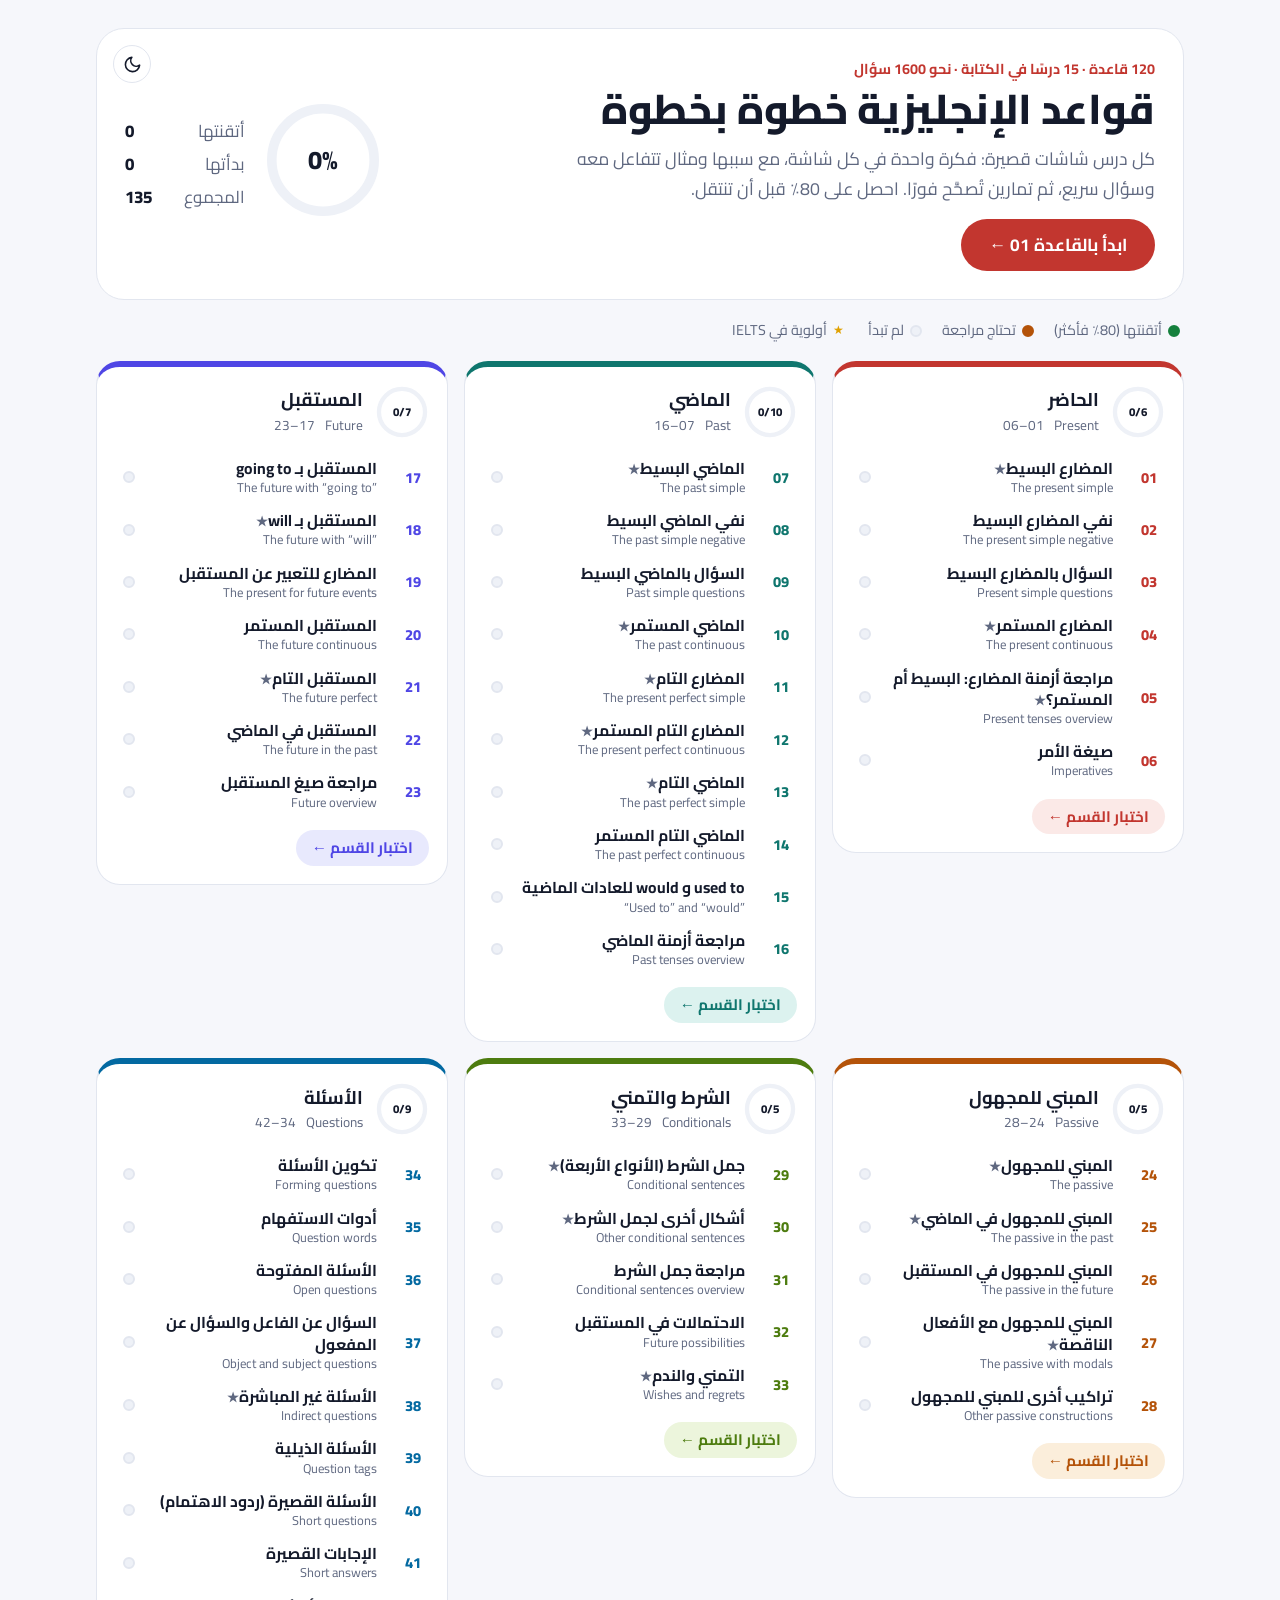
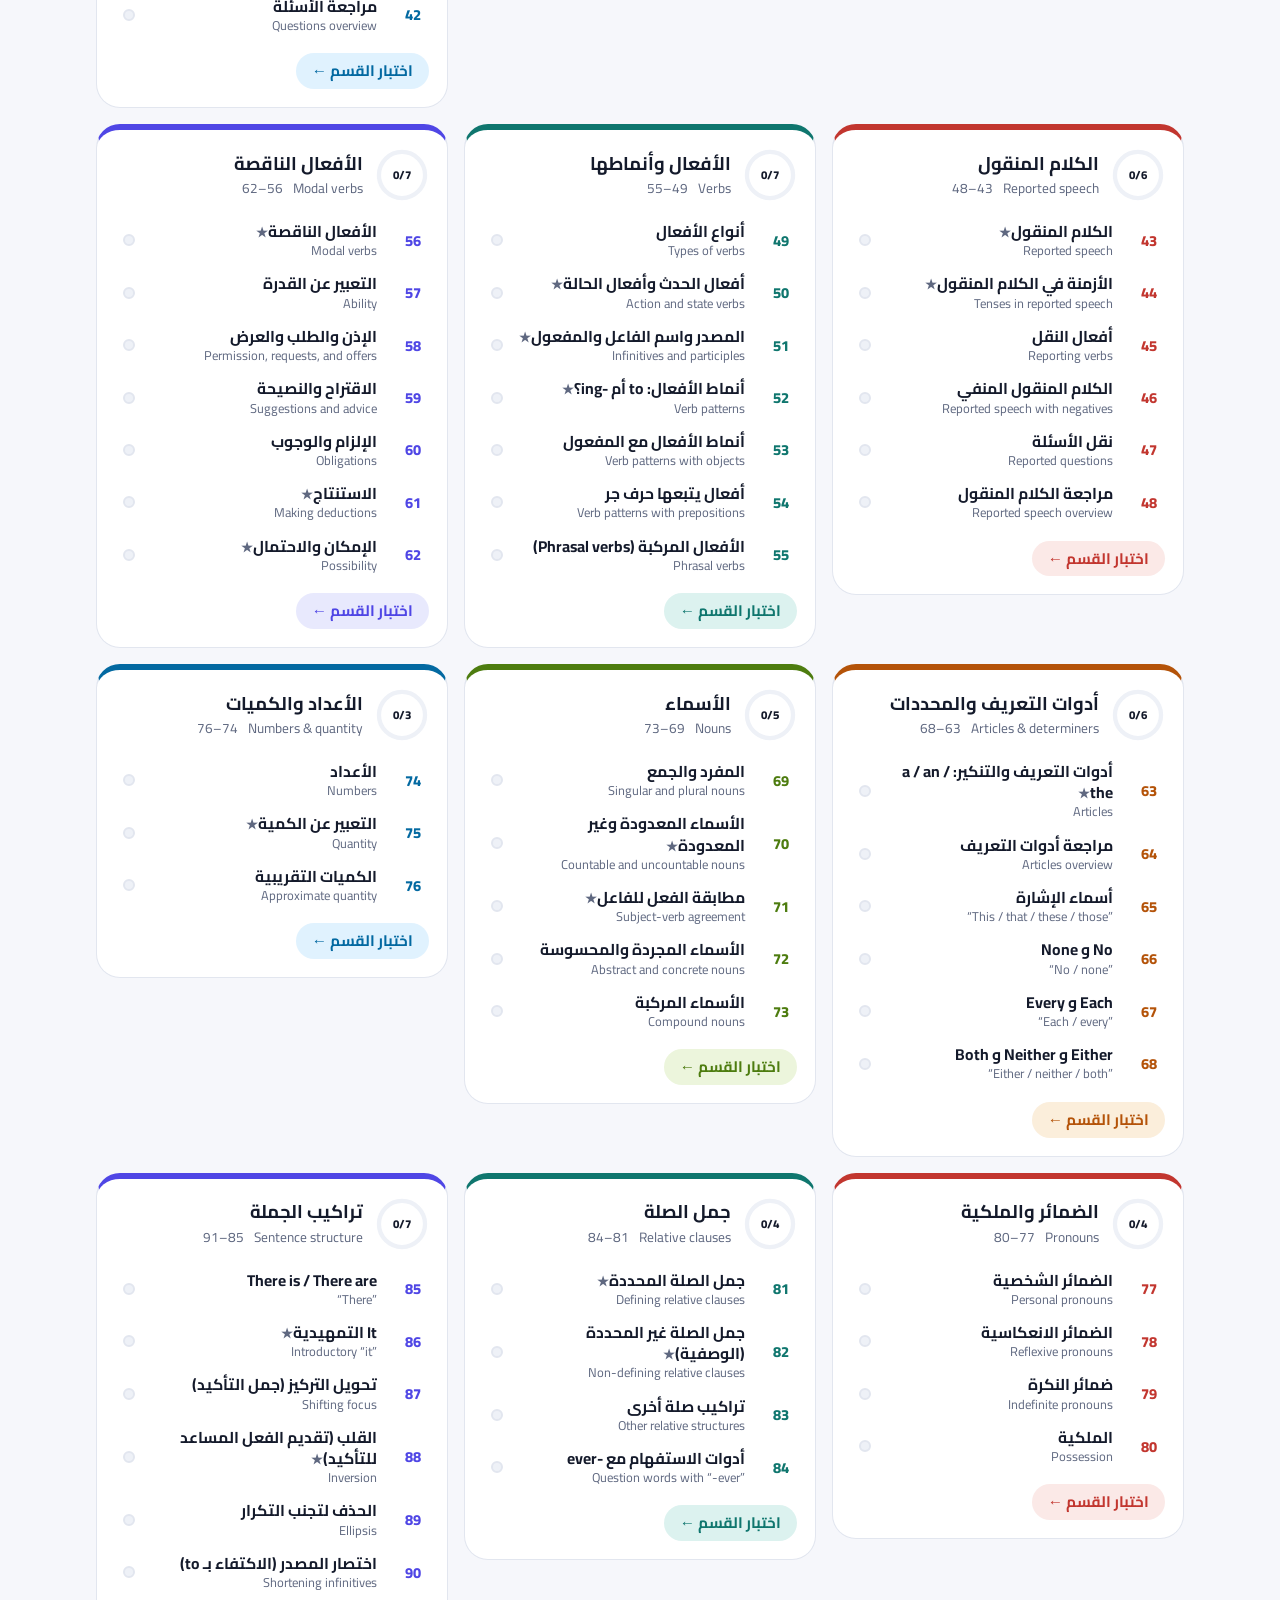
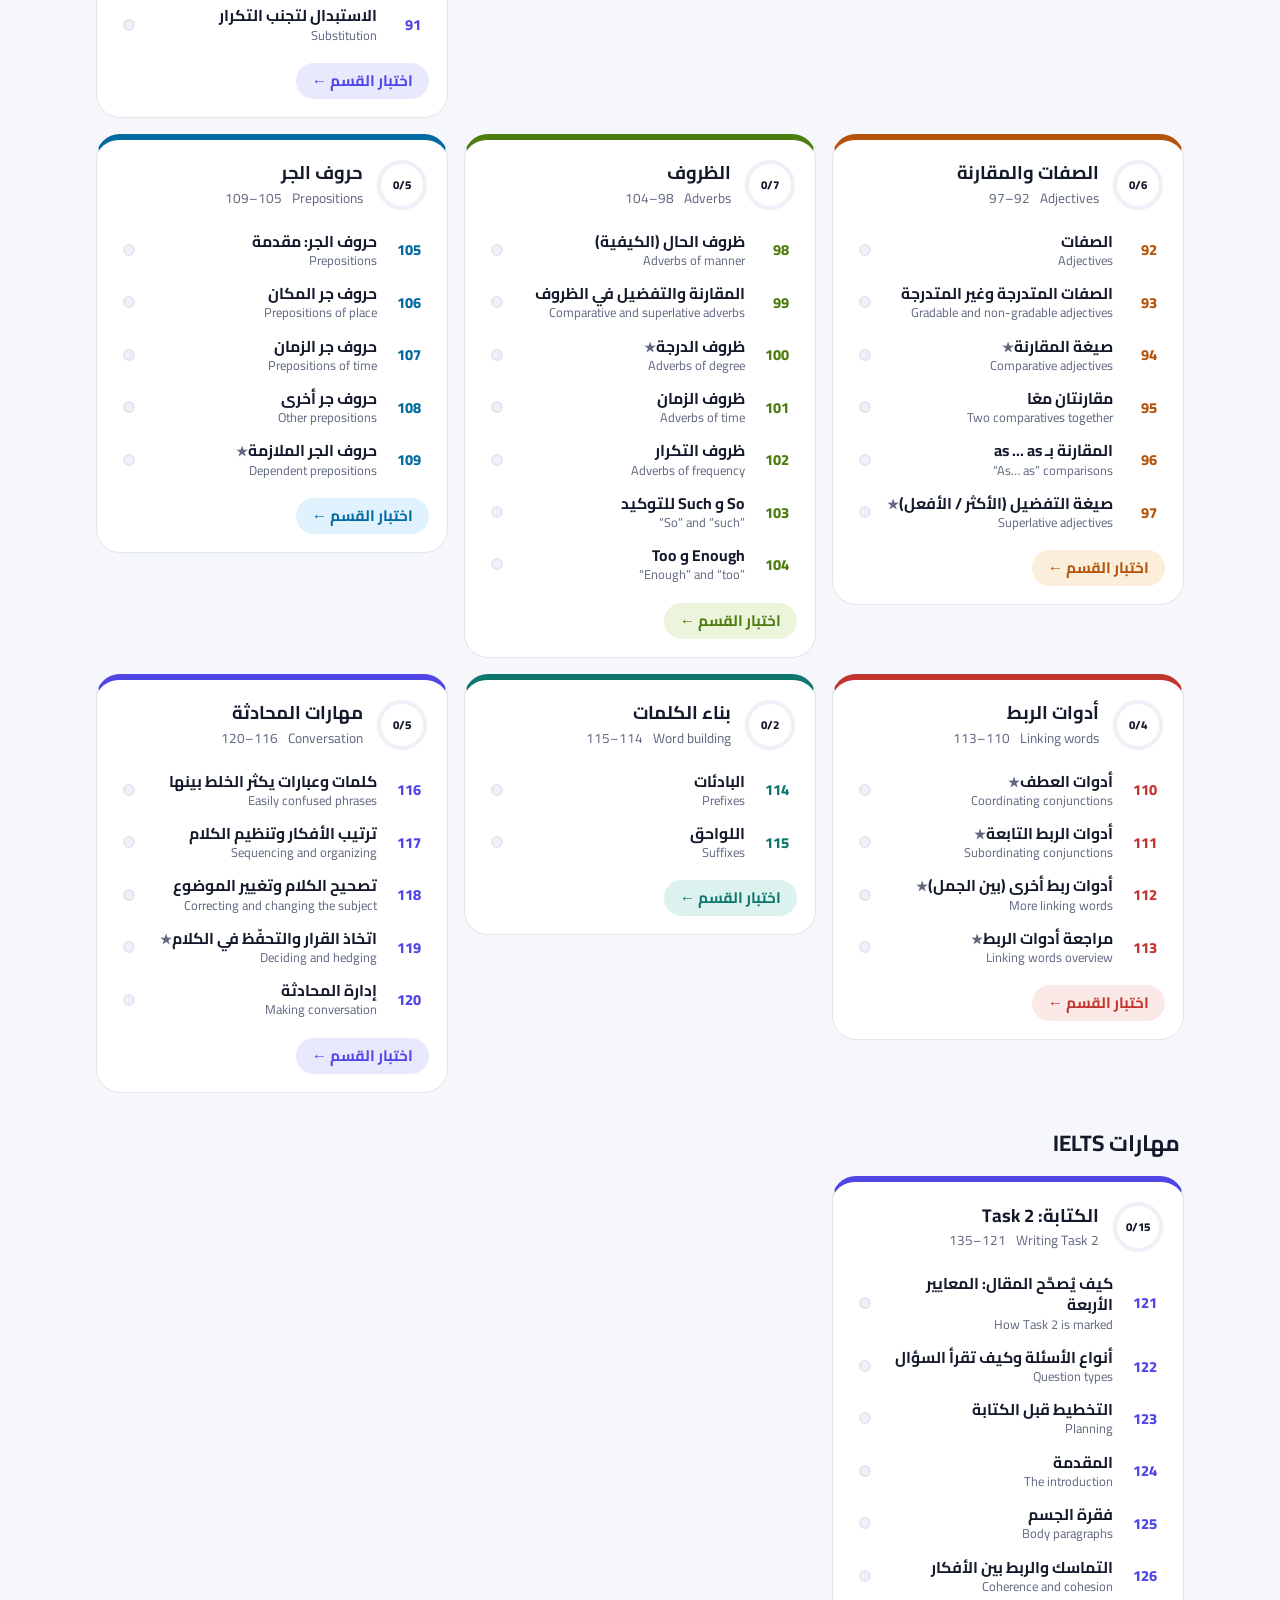
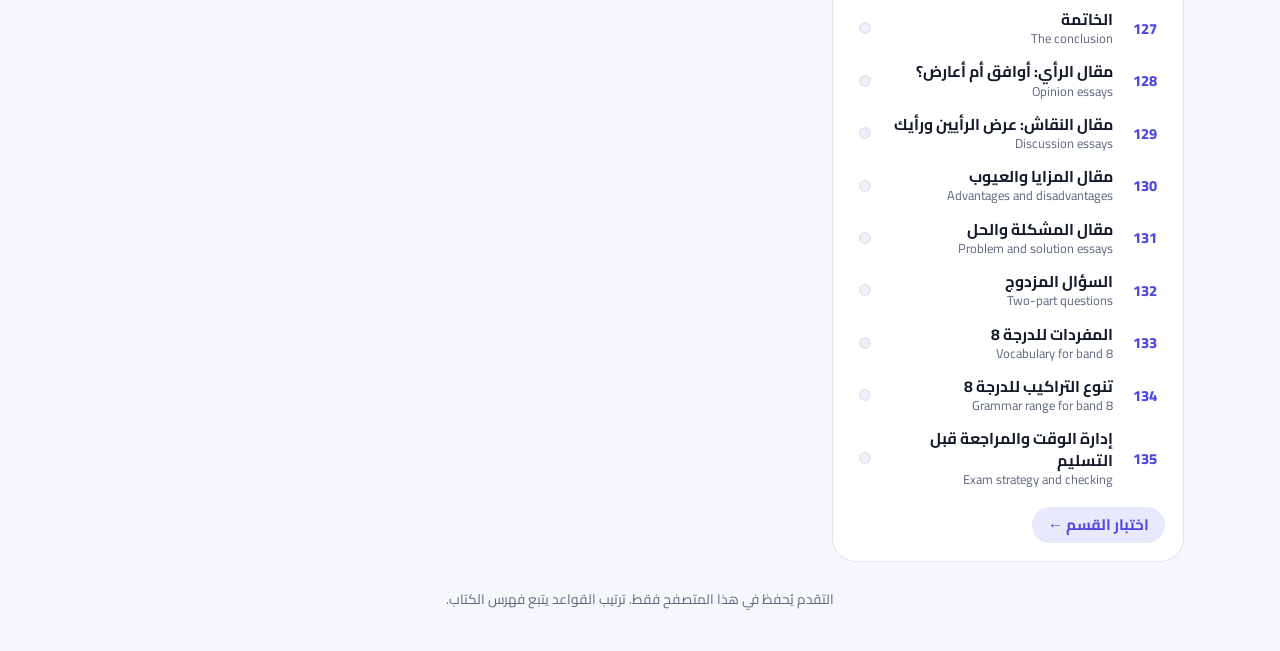
<file: index.html>
<!doctype html>
<html lang="ar" dir="rtl">
<head>
<meta charset="utf-8">
<meta name="viewport" content="width=device-width, initial-scale=1, viewport-fit=cover">
<title>قواعد الإنجليزية خطوة بخطوة</title>
<script>try{var t=localStorage.getItem("grammar-theme");if(t)document.documentElement.setAttribute("data-theme",t)}catch(e){}</script>
<link rel="preconnect" href="https://fonts.googleapis.com">
<link rel="preconnect" href="https://fonts.gstatic.com" crossorigin>
<link rel="stylesheet" href="https://fonts.googleapis.com/css2?family=Cairo:wght@400;600;700;800&display=swap">
<link rel="stylesheet" href="assets/site.css">
<script src="data/catalog.js"></script>
<script src="assets/site.js"></script>
</head>
<body class="c-red home-page">
<main class="wrap">
  <header class="hero">
    <div id="theme-slot"></div>
    <div>
      <p class="eyebrow">120 قاعدة · 15 درسًا في الكتابة · نحو 1600 سؤال</p>
      <h1>قواعد الإنجليزية خطوة بخطوة</h1>
      <p class="lead">كل درس شاشات قصيرة: فكرة واحدة في كل شاشة، مع سببها ومثال تتفاعل معه وسؤال سريع، ثم تمارين تُصحَّح فورًا. احصل على 80٪ قبل أن تنتقل.</p>
      <a id="continue-btn" class="btn big" href="unit.html#u1">ابدأ بالقاعدة 01 ←</a>
      <a id="srs-link" class="srs-link" href="srs.html" hidden></a>
    </div>
    <div class="hero-stats">
      <div id="hero-ring" aria-label="نسبة الإتقان"></div>
      <dl class="stats">
        <div><dt>أتقنتها</dt><dd id="stat-done">0</dd></div>
        <div><dt>بدأتها</dt><dd id="stat-started">0</dd></div>
        <div><dt>المجموع</dt><dd id="stat-total">135</dd></div>
      </dl>
    </div>
  </header>
  <div class="legend">
    <span><i class="lg-dot done"></i> أتقنتها (80٪ فأكثر)</span>
    <span><i class="lg-dot mid"></i> تحتاج مراجعة</span>
    <span><i class="lg-dot"></i> لم تبدأ</span>
    <span><span class="star">★</span> أولوية في IELTS</span>
  </div>
  <div id="home-root" class="sec-grid"></div>
  <footer class="foot">التقدم يُحفظ في هذا المتصفح فقط. ترتيب القواعد يتبع فهرس الكتاب.</footer>
</main>
</body>
</html>
</file>
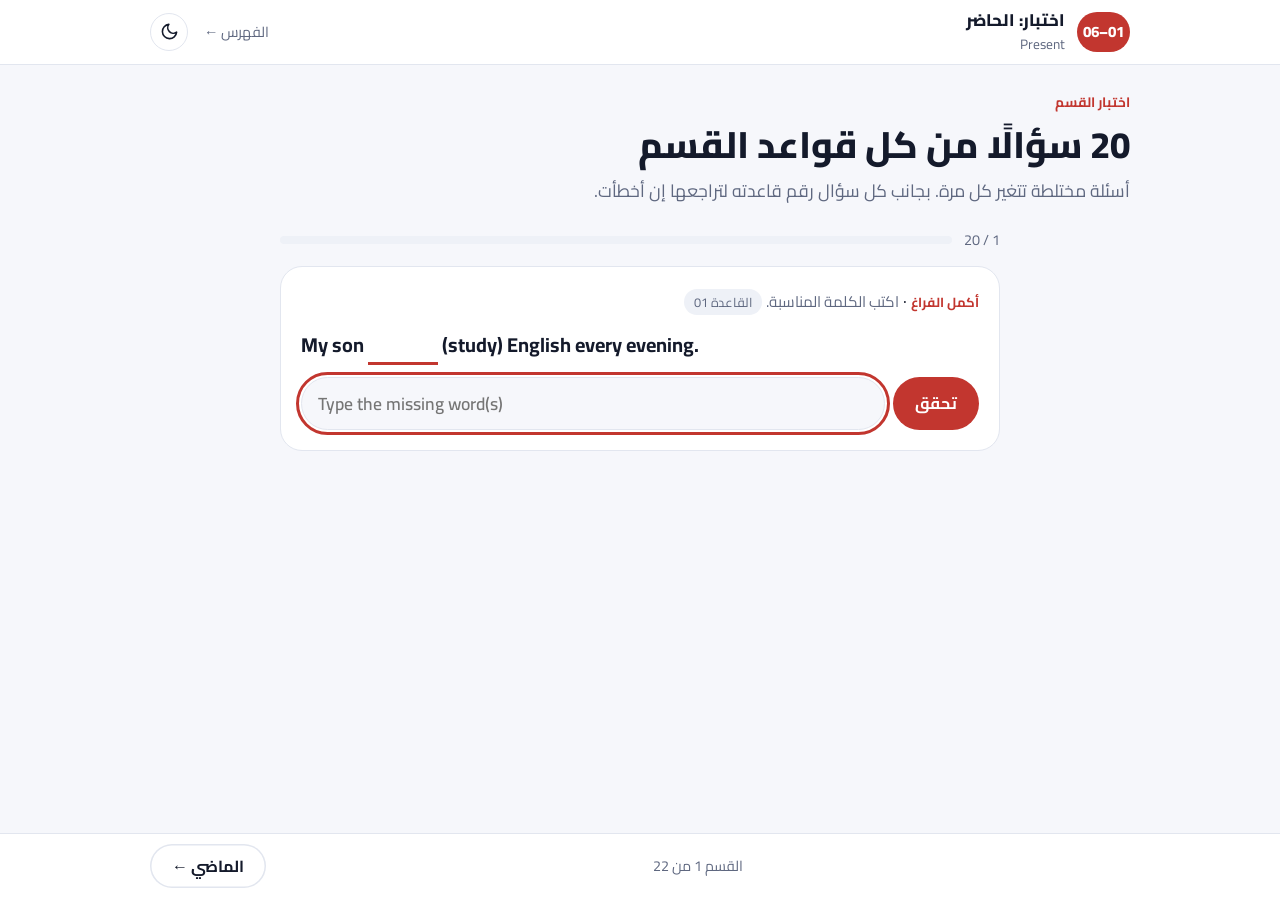
<file: review.html>
<!doctype html>
<html lang="ar" dir="rtl">
<head>
<meta charset="utf-8">
<meta name="viewport" content="width=device-width, initial-scale=1, viewport-fit=cover">
<title>اختبار القسم | قواعد الإنجليزية</title>
<script>try{var t=localStorage.getItem("grammar-theme");if(t)document.documentElement.setAttribute("data-theme",t)}catch(e){}</script>
<link rel="preconnect" href="https://fonts.googleapis.com">
<link rel="preconnect" href="https://fonts.gstatic.com" crossorigin>
<link rel="stylesheet" href="https://fonts.googleapis.com/css2?family=Cairo:wght@400;600;700;800&display=swap">
<link rel="stylesheet" href="assets/site.css">
<script src="data/catalog.js"></script>
<script src="assets/site.js"></script>
</head>
<body class="c-red">
<div id="review-root"><p style="padding:30px">جارٍ تحضير الاختبار…</p></div>
</body>
</html>
</file>
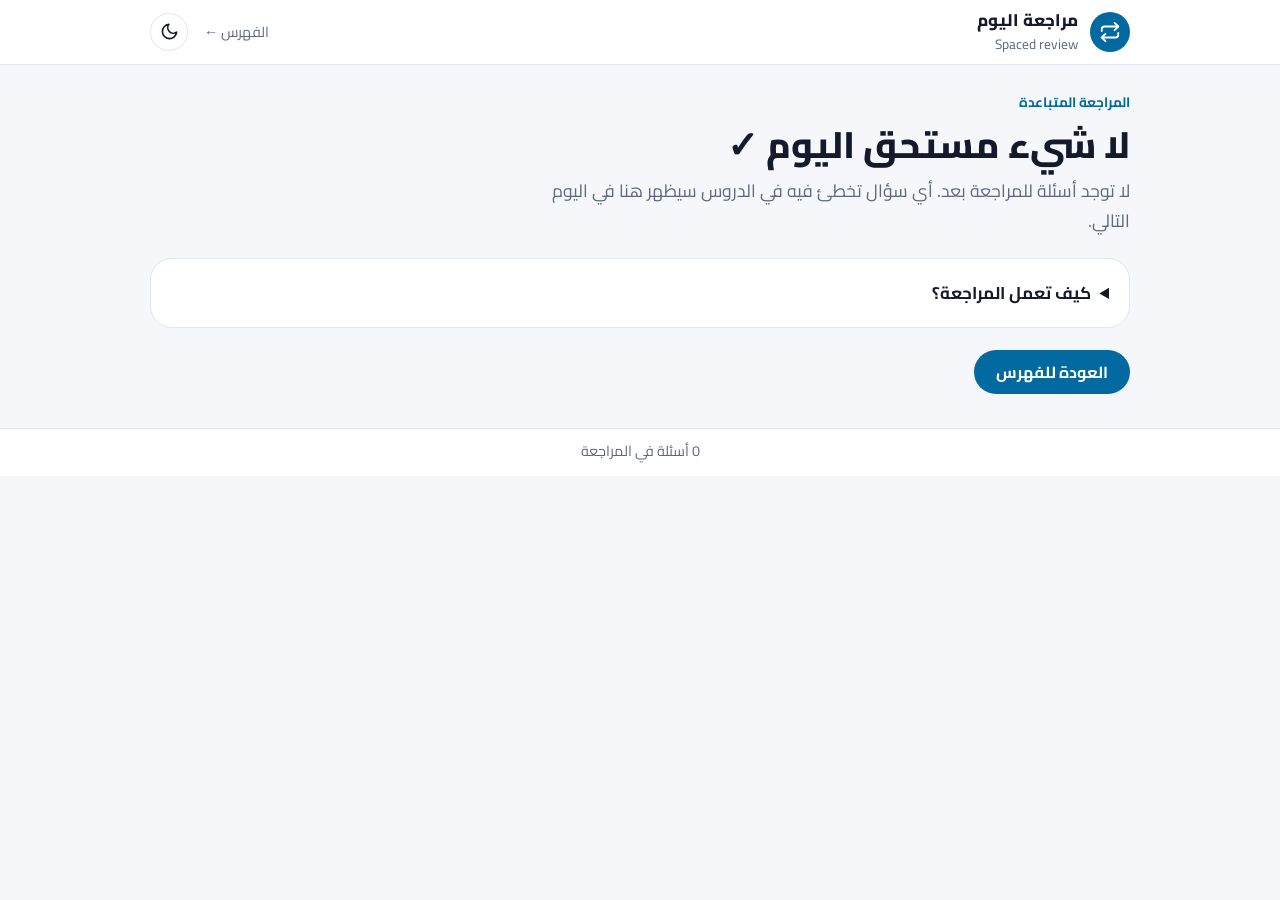
<file: srs.html>
<!doctype html>
<html lang="ar" dir="rtl">
<head>
<meta charset="utf-8">
<meta name="viewport" content="width=device-width, initial-scale=1, viewport-fit=cover">
<title>مراجعة اليوم | قواعد الإنجليزية</title>
<script>try{var t=localStorage.getItem("grammar-theme");if(t)document.documentElement.setAttribute("data-theme",t)}catch(e){}</script>
<link rel="preconnect" href="https://fonts.googleapis.com">
<link rel="preconnect" href="https://fonts.gstatic.com" crossorigin>
<link rel="stylesheet" href="https://fonts.googleapis.com/css2?family=Cairo:wght@400;600;700;800&display=swap">
<link rel="stylesheet" href="assets/site.css">
<script src="data/catalog.js"></script>
<script src="assets/site.js"></script>
</head>
<body class="c-blue">
<div id="srs-root"><p style="padding:30px">جارٍ تحضير المراجعة…</p></div>
</body>
</html>
</file>
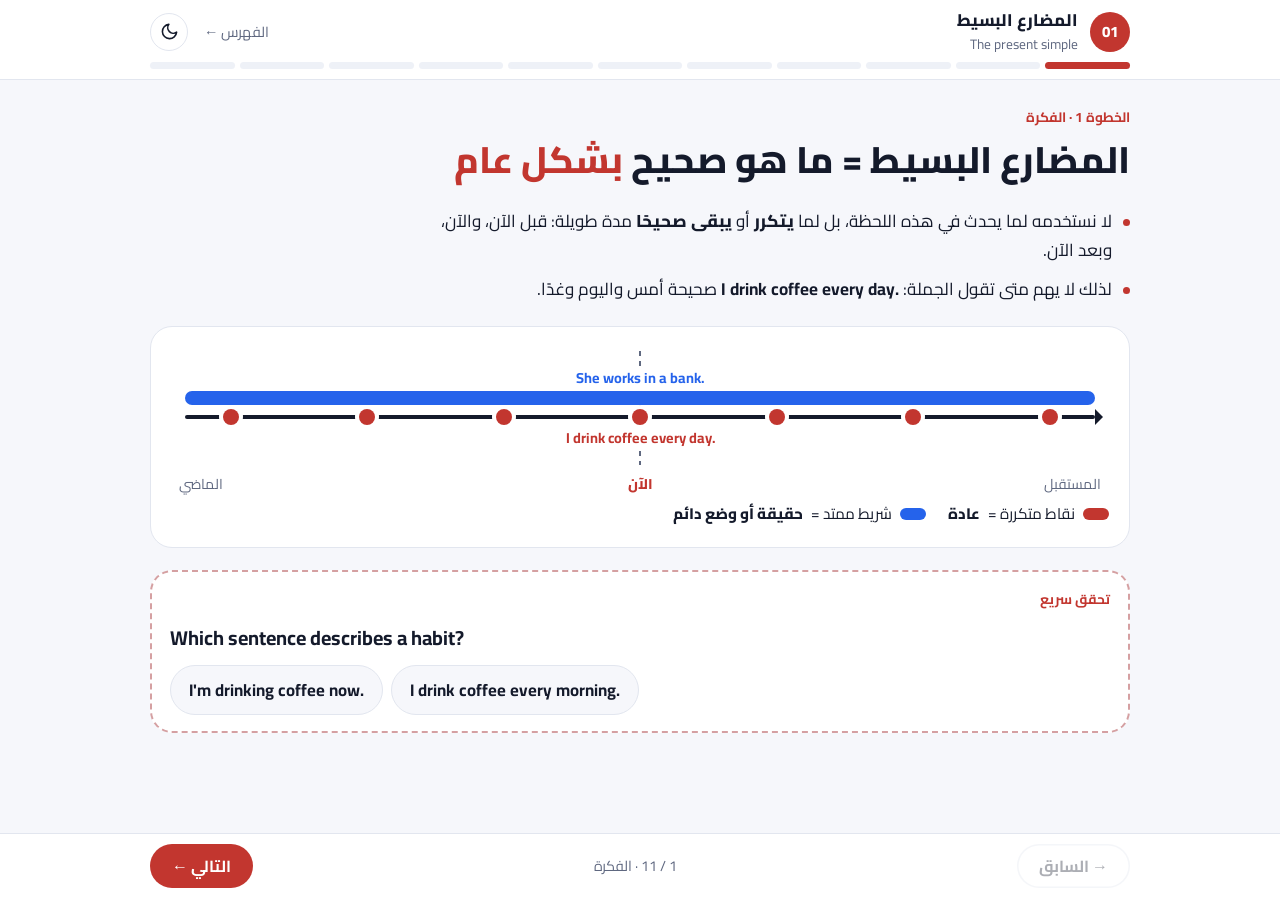
<file: unit.html>
<!doctype html>
<html lang="ar" dir="rtl">
<head>
<meta charset="utf-8">
<meta name="viewport" content="width=device-width, initial-scale=1, viewport-fit=cover">
<title>درس | قواعد الإنجليزية</title>
<script>try{var t=localStorage.getItem("grammar-theme");if(t)document.documentElement.setAttribute("data-theme",t)}catch(e){}</script>
<link rel="preconnect" href="https://fonts.googleapis.com">
<link rel="preconnect" href="https://fonts.gstatic.com" crossorigin>
<link rel="stylesheet" href="https://fonts.googleapis.com/css2?family=Cairo:wght@400;600;700;800&display=swap">
<link rel="stylesheet" href="assets/site.css">
<script src="data/catalog.js"></script>
<script src="assets/site.js"></script>
</head>
<body class="c-red">
<div id="unit-root"><p style="padding:30px">جارٍ تحميل الدرس…</p></div>
</body>
</html>
</file>
<file: assets/site.css>
/* قواعد الإنجليزية: تصميم موحد للفهرس والدروس والاختبارات. خط Cairo من Google. */
:root {
  --bg: #f6f7fb;
  --card: #ffffff;
  --ink: #141a2b;
  --muted: #5f6880;
  --line: #e2e6ef;
  --soft: #eef1f7;
  --accent: #c2362f; --accent-soft: #fbe9e7;
  --subj: #2563eb;  --subj-soft: #e3ecfe;
  --verb: #15803d;  --verb-soft: #dcf3e4;
  --end:  #ea580c;  --end-soft: #ffe8d9;
  --be:   #7c3aed;  --be-soft: #efe7fe;
  --neg:  #be123c;  --neg-soft: #ffe4ea;
  --qw:   #b45309;  --qw-soft: #fdf0d5;
  --ok: #15803d; --ok-soft: #dcf3e4;
  --bad: #c62828; --bad-soft: #fde4e4;
  --f: "Cairo", "Segoe UI", Tahoma, sans-serif;
}
.c-red    { --accent: #c2362f; --accent-soft: #fbe9e7; }
.c-teal   { --accent: #0f766e; --accent-soft: #dcf2ef; }
.c-purple { --accent: #4f46e5; --accent-soft: #e8e9fd; }
.c-orange { --accent: #b45309; --accent-soft: #fbeedb; }
.c-olive  { --accent: #4d7c0f; --accent-soft: #ecf5dc; }
.c-blue   { --accent: #0369a1; --accent-soft: #e0f2fe; }

@media (prefers-color-scheme: dark) {
  :root:not([data-theme="light"]) {
    --bg: #0e121a; --card: #171d29; --ink: #eef1f7; --muted: #9aa3b8; --line: #283043; --soft: #1f2636;
    --subj: #7aa7ff; --subj-soft: #1c2b4a; --verb: #5ad18a; --verb-soft: #16352a;
    --end: #ffa463; --end-soft: #3e2a1b; --be: #b994ff; --be-soft: #2c2347;
    --neg: #ff7a98; --neg-soft: #3d1c26; --qw: #f5b74e; --qw-soft: #382a12;
    --ok: #5ad18a; --ok-soft: #16352a; --bad: #ff8a80; --bad-soft: #3b2121;
    color-scheme: dark;
  }
  :root:not([data-theme="light"]) .c-red    { --accent: #f2766c; --accent-soft: #3a2224; }
  :root:not([data-theme="light"]) .c-teal   { --accent: #4fd1c5; --accent-soft: #15302e; }
  :root:not([data-theme="light"]) .c-purple { --accent: #9198ff; --accent-soft: #23264a; }
  :root:not([data-theme="light"]) .c-orange { --accent: #f5a524; --accent-soft: #382811; }
  :root:not([data-theme="light"]) .c-olive  { --accent: #a3d65c; --accent-soft: #26321a; }
  :root:not([data-theme="light"]) .c-blue   { --accent: #4cc3f5; --accent-soft: #132d3d; }
}
:root[data-theme="dark"] {
  --bg: #0e121a; --card: #171d29; --ink: #eef1f7; --muted: #9aa3b8; --line: #283043; --soft: #1f2636;
  --subj: #7aa7ff; --subj-soft: #1c2b4a; --verb: #5ad18a; --verb-soft: #16352a;
  --end: #ffa463; --end-soft: #3e2a1b; --be: #b994ff; --be-soft: #2c2347;
  --neg: #ff7a98; --neg-soft: #3d1c26; --qw: #f5b74e; --qw-soft: #382a12;
  --ok: #5ad18a; --ok-soft: #16352a; --bad: #ff8a80; --bad-soft: #3b2121;
  color-scheme: dark;
}
:root[data-theme="dark"] .c-red    { --accent: #f2766c; --accent-soft: #3a2224; }
:root[data-theme="dark"] .c-teal   { --accent: #4fd1c5; --accent-soft: #15302e; }
:root[data-theme="dark"] .c-purple { --accent: #9198ff; --accent-soft: #23264a; }
:root[data-theme="dark"] .c-orange { --accent: #f5a524; --accent-soft: #382811; }
:root[data-theme="dark"] .c-olive  { --accent: #a3d65c; --accent-soft: #26321a; }
:root[data-theme="dark"] .c-blue   { --accent: #4cc3f5; --accent-soft: #132d3d; }

* { box-sizing: border-box; }
html, body { height: 100%; }
body { margin: 0; background: var(--bg); color: var(--ink); font-family: var(--f); font-size: 17px; line-height: 1.7; }
button, input { font-family: inherit; }
a { color: var(--accent); }
:focus-visible { outline: 3px solid var(--accent); outline-offset: 2px; border-radius: 8px; }
.en { direction: ltr; unicode-bidi: isolate; }
.nw { white-space: nowrap; }
b, strong { font-weight: 800; }

/* ================= إطار الدرس ================= */
.app { height: 100%; display: grid; grid-template-rows: auto 1fr auto; }
.top {
  padding-top: max(10px, env(safe-area-inset-top, 0px)); padding-bottom: 10px;
  padding-left: max(16px, env(safe-area-inset-left, 0px)); padding-right: max(16px, env(safe-area-inset-right, 0px));
  background: var(--card); border-bottom: 1px solid var(--line);
}
.top-in { max-width: 980px; margin: 0 auto; display: grid; gap: 8px; }
.top-row { display: flex; align-items: center; gap: 12px; }
.badge { flex: none; min-width: 40px; height: 40px; padding: 0 6px; border-radius: 99px; background: var(--accent); color: #fff; display: grid; place-items: center; font-weight: 800; font-size: .95rem; }
.ttl { min-width: 0; line-height: 1.3; }
.ttl b { display: block; font-size: 1.05rem; }
.ttl span { font-size: .85rem; color: var(--muted); }
.home { margin-inline-start: auto; color: var(--muted); text-decoration: none; font-size: .9rem; white-space: nowrap; }
.steps { display: flex; gap: 5px; }
.steps button { flex: 1; height: 7px; border: 0; padding: 0; border-radius: 99px; background: var(--soft); cursor: pointer; }
.steps button.done { background: color-mix(in srgb, var(--accent) 45%, var(--soft)); }
.steps button.cur { background: var(--accent); }

.stage { overflow: hidden auto; position: relative;
  padding-left: max(16px, env(safe-area-inset-left, 0px)); padding-right: max(16px, env(safe-area-inset-right, 0px)); }
.screen { max-width: 980px; margin: 0 auto; padding-block: 26px 34px; display: none; }
.screen.on { display: grid; gap: 22px; align-content: start; animation: in-next .35s ease both; }
.screen.on.back { animation-name: in-prev; }
@keyframes in-next { from { opacity: 0; transform: translateX(-36px); } to { opacity: 1; transform: none; } }
@keyframes in-prev { from { opacity: 0; transform: translateX(36px); } to { opacity: 1; transform: none; } }
@media (prefers-reduced-motion: reduce) { .screen.on { animation: none; } }

.kicker { font-size: .85rem; font-weight: 700; color: var(--accent); }
h1 { font-size: clamp(1.55rem, 4.2vw, 2.3rem); line-height: 1.35; margin: 0; font-weight: 800; text-wrap: balance; }
h2 { font-size: 1.12rem; margin: 0; font-weight: 700; line-height: 1.5; }
h1 em, h2 em { font-style: normal; color: var(--accent); }
.lead { font-size: 1.1rem; color: var(--muted); max-width: 62ch; margin: 0; }
.head { display: grid; gap: 6px; }

/* شرح المبدأ قبل التطبيق */
.explain { display: grid; gap: 10px; max-width: 70ch; }
.explain p { margin: 0; font-size: 1.07rem; padding-inline-start: 18px; position: relative; }
.explain p::before { content: ""; position: absolute; inset-inline-start: 0; top: .72em; width: 7px; height: 7px; border-radius: 50%; background: var(--accent); }

.bot {
  padding-top: 10px; padding-bottom: max(12px, env(safe-area-inset-bottom, 0px));
  padding-left: max(16px, env(safe-area-inset-left, 0px)); padding-right: max(16px, env(safe-area-inset-right, 0px));
  background: var(--card); border-top: 1px solid var(--line);
}
.bot-in { max-width: 980px; margin: 0 auto; display: flex; align-items: center; justify-content: space-between; gap: 10px; }
.btn { border: 0; border-radius: 99px; padding: 10px 22px; font-size: 1rem; font-weight: 700; cursor: pointer; background: var(--accent); color: #fff; text-decoration: none; display: inline-flex; align-items: center; justify-content: center; gap: 8px; line-height: 1.5; }
.btn.ghost { background: transparent; color: var(--ink); box-shadow: inset 0 0 0 1.5px var(--line); }
.btn:disabled { opacity: .35; cursor: default; }
.btn.big { padding: 13px 28px; font-size: 1.08rem; }
.count { font-size: .9rem; color: var(--muted); font-variant-numeric: tabular-nums; text-align: center; }

/* ================= لبنات الشرح ================= */
.card { background: var(--card); border: 1px solid var(--line); border-radius: 22px; padding: 20px; min-width: 0; }
.grid3 { display: grid; grid-template-columns: repeat(3, minmax(0, 1fr)); gap: 14px; }
.grid2 { display: grid; grid-template-columns: repeat(2, minmax(0, 1fr)); gap: 14px; }
.grid4 { display: grid; grid-template-columns: repeat(4, minmax(0, 1fr)); gap: 14px; }
@media (max-width: 900px) { .grid4 { grid-template-columns: repeat(2, minmax(0, 1fr)); } }
@media (max-width: 760px) { .grid3, .grid2 { grid-template-columns: 1fr; } }
@media (max-width: 480px) { .grid4 { grid-template-columns: 1fr; } }
.cap { font-size: .92rem; color: var(--muted); }

/* ألوان أجزاء الجملة */
.blk { display: inline-block; padding: 3px 13px; border-radius: 12px; font-weight: 800; }
.b-s { background: var(--subj-soft); color: var(--subj); }
.b-v { background: var(--verb-soft); color: var(--verb); }
.b-a { background: var(--be-soft); color: var(--be); }
.b-n { background: var(--neg-soft); color: var(--neg); }
.b-q { background: var(--qw-soft); color: var(--qw); }
.b-k { background: var(--accent-soft); color: var(--accent); }
.b-o { background: var(--soft); color: var(--ink); }
.b-x { color: var(--muted); font-weight: 700; }
.b-e { color: var(--end); background: var(--end-soft); border-radius: 5px; padding: 0 1px; font-weight: 800; }
.b-d { color: var(--bad); text-decoration: line-through; text-decoration-thickness: 2px; }
.t-s { color: var(--subj); font-weight: 800; } .t-v { color: var(--verb); font-weight: 800; }
.t-a { color: var(--be); font-weight: 800; } .t-n { color: var(--neg); font-weight: 800; }
.t-q { color: var(--qw); font-weight: 800; } .t-k { color: var(--accent); font-weight: 800; }
.t-o { font-weight: 800; text-decoration: underline; text-decoration-color: var(--muted); text-underline-offset: 4px; }
.t-x { color: var(--muted); }
.plus { color: var(--muted); font-weight: 400; font-size: .75em; padding: 0 2px; }
.arrow { color: var(--muted); margin: 0 6px; }
.x { color: var(--bad); text-decoration: line-through; text-decoration-thickness: 2px; }
.v { color: var(--ok); }

/* الجملة الكبيرة */
.sentence { direction: ltr; display: block; font-size: clamp(1.35rem, 4.6vw, 2.1rem); font-weight: 800; padding: 18px 6px; min-height: 96px; text-align: center; line-height: 2.05; }
.sentence .blk { padding: 5px 16px; border-radius: 16px; }
.pop { display: inline-block; animation: pop .35s ease both; }
@keyframes pop { from { transform: scale(0); } to { transform: scale(1); } }

/* الخط الزمني */
.tl { direction: ltr; padding: 0 8px; position: relative; }
.tl-area { position: relative; margin: 0 6px; }
.tl-line { position: absolute; left: 0; right: 0; height: 4px; background: var(--ink); border-radius: 2px; }
.tl-line::after { content: ""; position: absolute; right: -8px; top: -6px; border: 8px solid transparent; border-left-color: var(--ink); border-right: 0; }
.tl-now { position: absolute; width: 2px; margin-left: -1px; background: repeating-linear-gradient(var(--muted) 0 5px, transparent 5px 10px); }
.tl-dot { position: absolute; width: 16px; height: 16px; margin: -6px 0 0 -8px; border-radius: 50%; box-shadow: 0 0 0 4px var(--card); animation: pop .4s ease both; }
.tl-x { position: absolute; margin: -13px 0 0 -9px; font-weight: 800; font-size: 1.3rem; line-height: 1; color: var(--bad); }
.tl-band { position: absolute; height: 14px; border-radius: 99px; }
.tl-band.wave { background-image: repeating-linear-gradient(-45deg, rgba(255,255,255,.35) 0 6px, transparent 6px 12px) !important; }
.tl-arrow { position: absolute; height: 4px; border-radius: 2px; }
.tl-arrow::after { content: ""; position: absolute; right: -9px; top: -6px; border: 8px solid transparent; border-left-color: inherit; border-right: 0; }
.tl-tag { position: absolute; font-size: .9rem; font-weight: 700; white-space: nowrap; transform: translateX(-50%); line-height: 1.3; background: var(--card); padding: 0 6px; border-radius: 6px; }
.tl-labels { display: flex; justify-content: space-between; font-size: .88rem; color: var(--muted); direction: rtl; padding-top: 8px; }
.tl-labels b { color: var(--accent); }
.legend2 { display: flex; flex-wrap: wrap; gap: 8px 22px; font-size: .95rem; }
.legend2 span { display: inline-flex; align-items: center; gap: 8px; }
.sw { width: 26px; height: 12px; border-radius: 99px; display: inline-block; flex: none; }

/* بطاقات الحالات */
.use { display: grid; gap: 8px; align-content: start; text-align: center; justify-items: center; }
.ico { width: 60px; height: 60px; border-radius: 50%; display: grid; place-items: center; background: var(--accent-soft); color: var(--accent); }
.ico svg { width: 30px; height: 30px; }
.use .ex { font-size: 1.12rem; font-weight: 700; }
.use .ar, .ar2 { color: var(--muted); font-size: .92rem; }
.tags { display: flex; flex-wrap: wrap; gap: 6px; justify-content: center; }
.tag { font-size: .85rem; background: var(--soft); border-radius: 99px; padding: 1px 10px; }

/* أزرار الاختيار */
.pick { display: flex; flex-wrap: wrap; gap: 8px; justify-content: center; }
.pick button { border: 0; background: var(--soft); color: var(--ink); border-radius: 99px; padding: 6px 16px; font-size: 1rem; font-weight: 700; cursor: pointer; }
.pick button[aria-pressed="true"] { background: var(--accent); color: #fff; }
.pick .lab { width: 100%; text-align: center; font-size: .85rem; color: var(--muted); font-weight: 700; }
.bnote { text-align: center; color: var(--ink); font-size: 1rem; min-height: 1.5em; }
.groups { display: grid; grid-template-columns: repeat(auto-fit, minmax(170px, 1fr)); gap: 12px; margin-top: 6px; }
.grp { border-radius: 18px; padding: 12px; text-align: center; border: 2px dashed var(--line); transition: border-color .2s, background .2s; }
.grp.lit { border-style: solid; border-color: var(--accent); background: var(--accent-soft); }
.grp .who { font-weight: 800; }
.grp .sub { font-size: .85rem; color: var(--muted); }
.grp .res { direction: ltr; font-size: 1.2rem; font-weight: 800; }

/* الصيغة */
.formula { display: grid; gap: 12px; }
.f-row { display: grid; gap: 6px; }
.f-row .lab { font-size: .88rem; color: var(--muted); font-weight: 700; }
.f-row .parts { direction: ltr; text-align: left; font-size: 1.15rem; font-weight: 800; line-height: 2.1; }
.f-row + .f-row { border-top: 1px solid var(--line); padding-top: 12px; }

/* المقارنة */
.cmp { display: grid; gap: 10px; align-content: start; border-top: 6px solid var(--cc, var(--accent)); }
.cmp h2 { color: var(--cc, var(--accent)); }
.cmp .lines { display: grid; gap: 6px; }
.line { direction: ltr; font-weight: 700; font-size: 1.1rem; }
.cmp .txt { font-size: .98rem; }
.vs { display: grid; place-items: center; font-weight: 800; color: var(--muted); }

/* الربط بالأسهم */
.map { display: grid; gap: 8px; align-content: start; }
.map-row { display: grid; grid-template-columns: minmax(0,1fr) 46px minmax(0,1fr); align-items: center; gap: 10px; direction: ltr; }
.map-row .l { text-align: right; font-weight: 700; color: var(--subj); }
.map-row .r { font-weight: 800; justify-self: start; }
.map-row .ar2 { height: 2px; background: var(--muted); position: relative; }
.map-row .ar2::after { content: ""; position: absolute; right: -2px; top: -5px; border: 6px solid transparent; border-left-color: var(--muted); border-right: 0; }
.map .r.blk { padding: 2px 12px; }

/* قواعد الكتابة */
.rule { text-align: center; display: grid; gap: 8px; align-content: start; transition: transform .2s, box-shadow .2s; }
.rule.lit { box-shadow: 0 0 0 3px var(--end); transform: translateY(-3px); }
.rule .cond { font-size: .95rem; color: var(--muted); }
.rule .sym { font-size: 1.6rem; font-weight: 800; color: var(--end); direction: ltr; }
.rule .pair { direction: ltr; font-size: 1.08rem; font-weight: 700; }
.result { direction: ltr; text-align: center; font-size: clamp(1.4rem, 5vw, 2rem); font-weight: 800; min-height: 1.6em; }

/* السلّم */
.scale { direction: ltr; padding: 52px 22px 54px; }
.scale-track { position: relative; height: 12px; border-radius: 99px; background: linear-gradient(90deg, var(--soft), var(--accent)); }
.fq { position: absolute; top: 50%; transform: translate(-50%, -50%); width: 18px; height: 18px; border-radius: 50%; background: var(--card); border: 3px solid var(--accent); cursor: pointer; padding: 0; }
.fq span { position: absolute; left: 50%; transform: translateX(-50%); white-space: nowrap; font-size: .92rem; font-weight: 700; color: var(--ink); line-height: 1.3; }
.fq.up span { bottom: 22px; } .fq.dn span { top: 22px; }
.fq span small { display: block; direction: rtl; text-align: center; font-weight: 400; color: var(--muted); font-size: .76rem; }
.fq[aria-pressed="true"] { background: var(--accent); box-shadow: 0 0 0 5px var(--accent-soft); }
.fq[aria-pressed="true"] span { color: var(--accent); }
.slot { display: inline-block; min-width: 3em; border-bottom: 3px solid var(--accent); color: var(--accent); text-align: center; }
.sc-lines { display: grid; gap: 10px; }
.sc-lines .s { direction: ltr; font-size: clamp(1.15rem, 4vw, 1.5rem); font-weight: 800; text-align: center; }

/* الأمثلة */
.exs { display: grid; gap: 4px; }
.exi { display: grid; gap: 2px; padding: 10px 0; }
.exi + .exi { border-top: 1px solid var(--line); }
.exi .s { direction: ltr; font-size: 1.15rem; font-weight: 700; }
.exi .ar2 { font-size: .93rem; }

/* خطأ ← صواب */
.fixes { display: grid; gap: 10px; }
.fixi { display: grid; gap: 4px; text-align: center; }
.fixi .w { direction: ltr; display: flex; flex-wrap: wrap; justify-content: center; align-items: center; gap: 6px 14px; font-size: 1.15rem; font-weight: 700; }
.fixi + .fixi { border-top: 1px solid var(--line); padding-top: 10px; }

/* الجدول */
.tbl-wrap { overflow-x: auto; }
.tbl { width: 100%; border-collapse: separate; border-spacing: 0; font-size: 1rem; }
.tbl th { font-size: .88rem; color: var(--muted); font-weight: 700; text-align: start; padding: 8px 10px; border-bottom: 2px solid var(--line); }
.tbl td { padding: 9px 10px; border-bottom: 1px solid var(--line); vertical-align: top; }
.tbl tr:last-child td { border-bottom: 0; }
.tbl td.hl { background: var(--accent-soft); }

/* ملاحظة */
.note-box { border-radius: 18px; padding: 14px 18px; background: var(--accent-soft); display: grid; gap: 4px; }
.note-box.warn { background: var(--bad-soft); }
.note-box.tip { background: color-mix(in srgb, var(--subj) 10%, var(--card)); }
.note-box .lab { font-size: .82rem; font-weight: 800; color: var(--accent); }
.note-box.warn .lab { color: var(--bad); } .note-box.tip .lab { color: var(--subj); }

/* التحويل */
.trans { display: grid; gap: 6px; justify-items: center; text-align: center; }
.trans .s { direction: ltr; font-size: clamp(1.15rem, 4vw, 1.5rem); font-weight: 800; }
.trans .down { display: grid; justify-items: center; gap: 4px; color: var(--muted); font-size: .95rem; }
.trans .down i { display: block; width: 2px; height: 22px; background: var(--muted); position: relative; }
.trans .down i::after { content: ""; position: absolute; left: -5px; bottom: -4px; border: 6px solid transparent; border-top-color: var(--muted); border-bottom: 0; }
.trans .chg { display: flex; flex-wrap: wrap; justify-content: center; gap: 6px; }
.trans .chg span { background: var(--soft); border-radius: 99px; padding: 1px 12px; font-size: .9rem; color: var(--ink); }

/* السلسلة */
.chain { display: flex; flex-wrap: wrap; align-items: stretch; justify-content: center; gap: 8px; }
.chain .ci { flex: 1 1 150px; max-width: 260px; display: grid; gap: 4px; align-content: start; text-align: center; padding: 14px; }
.chain .ci .n { width: 28px; height: 28px; border-radius: 50%; background: var(--accent); color: #fff; font-weight: 800; display: grid; place-items: center; justify-self: center; font-size: .9rem; }
.chain .ci .line { font-size: 1rem; }
.chain .sep { display: grid; place-items: center; color: var(--muted); font-size: 1.4rem; font-weight: 800; }
@media (max-width: 760px) {
  .chain { flex-direction: column; align-items: stretch; gap: 4px; }
  .chain .ci { max-width: none; flex: none; grid-template-columns: auto 1fr; column-gap: 12px; text-align: start; align-items: center; padding: 10px 14px; }
  .chain .ci .n { grid-row: span 3; }
  .chain .ci .line { text-align: left; }
  .chain .sep { transform: rotate(-90deg); font-size: 1rem; line-height: 1; }
}

/* القرار */
.decide { display: grid; gap: 12px; justify-items: center; }
.decide .qbox { background: var(--accent); color: #fff; border-radius: 18px; padding: 10px 20px; font-weight: 800; text-align: center; max-width: 560px; }
.decide .qbox .en { color: #fff; }
.decide .br { display: grid; grid-template-columns: 1fr 1fr; gap: 14px; width: 100%; }
@media (max-width: 560px) { .decide .br { grid-template-columns: 1fr; } }
.decide .bx { display: grid; gap: 6px; align-content: start; text-align: center; border-top: 6px solid var(--cc); }
.decide .bx .yn { font-weight: 800; color: var(--cc); }

/* ================= البطاقات المقلوبة ================= */
.flip { perspective: 900px; cursor: pointer; border: 0; padding: 0; background: none; text-align: center; color: inherit; display: grid; }
.flip-in { display: grid; transition: transform .5s; transform-style: preserve-3d; }
.flip.on .flip-in { transform: rotateY(180deg); }
.face { grid-area: 1 / 1; backface-visibility: hidden; -webkit-backface-visibility: hidden; border-radius: 22px; padding: 18px; display: grid; align-content: center; gap: 6px; border: 1px solid var(--line); min-height: 140px; }
.face.f { background: var(--bad-soft); }
.face.b { background: var(--ok-soft); transform: rotateY(180deg); }
.face .s { direction: ltr; font-size: 1.2rem; font-weight: 800; }
.face .hint { font-size: .82rem; color: var(--muted); }
.face .why { font-size: .92rem; color: var(--ink); }
@media (prefers-reduced-motion: reduce) { .flip-in { transition: none; } }

/* ================= الأسئلة ================= */
.check { border-radius: 22px; padding: 16px 18px; background: var(--card); border: 2px dashed color-mix(in srgb, var(--accent) 40%, var(--line)); display: grid; gap: 10px; }
.check .lab { font-size: .85rem; font-weight: 700; color: var(--accent); }
.qtext { direction: ltr; font-size: 1.25rem; font-weight: 700; }
.qtext.ar-q { direction: rtl; }
.blank { display: inline-block; min-width: 3.5em; border-bottom: 3px solid var(--accent); }
.opts { display: flex; flex-wrap: wrap; gap: 8px; direction: ltr; }
.opt { border: 1.5px solid var(--line); background: var(--bg); color: var(--ink); border-radius: 99px; padding: 8px 18px; font-size: 1.05rem; font-weight: 700; cursor: pointer; text-align: left; }
.opt.ok { background: var(--ok-soft); border-color: var(--ok); color: var(--ok); }
.opt.no { background: var(--bad-soft); border-color: var(--bad); color: var(--bad); text-decoration: line-through; }
.opt:disabled { cursor: default; }
.fb { border-radius: 14px; padding: 10px 14px; font-size: .97rem; }
.fb.ok { background: var(--ok-soft); } .fb.no { background: var(--bad-soft); }
.fb b.st { display: block; }
.fb.ok b.st { color: var(--ok); } .fb.no b.st { color: var(--bad); }
.fb .model { direction: ltr; font-weight: 800; }
.ansrow { display: flex; gap: 8px; direction: ltr; flex-wrap: wrap; }
.ansrow input { flex: 1 1 220px; min-width: 0; font: 600 1.1rem var(--f); padding: 9px 16px; border-radius: 99px; border: 1.5px solid var(--line); background: var(--bg); color: var(--ink); }
.quiz { max-width: 720px; width: 100%; justify-self: center; display: grid; gap: 14px; }
.qcard { display: grid; gap: 12px; }
.qhead { display: flex; align-items: center; gap: 12px; }
.qbar { flex: 1; height: 8px; border-radius: 99px; background: var(--soft); overflow: hidden; }
.qbar i { display: block; height: 100%; background: var(--accent); transition: width .3s; }
.qtype { font-size: .82rem; font-weight: 700; color: var(--accent); }
.qask { color: var(--muted); font-size: .95rem; }
.qsrc { font-size: .8rem; background: var(--soft); border-radius: 99px; padding: 1px 10px; color: var(--muted); text-decoration: none; }
.done-ring { display: grid; justify-items: center; gap: 10px; text-align: center; }
.done-ring svg { width: 150px; height: 150px; }
.wrong-list { display: flex; flex-wrap: wrap; gap: 6px; justify-content: center; }
.wrong-list a { background: var(--bad-soft); color: var(--bad); border-radius: 99px; padding: 2px 12px; text-decoration: none; font-weight: 700; font-size: .9rem; }

/* الخلاصة */
.sum { display: grid; grid-template-columns: repeat(2, minmax(0, 1fr)); gap: 14px; }
@media (max-width: 760px) { .sum { grid-template-columns: 1fr; } }
.sum .card { display: grid; gap: 8px; align-content: start; }
.sum h2 { color: var(--accent); }
.ielts { background: color-mix(in srgb, var(--subj) 9%, var(--card)); display: grid; gap: 6px; }
.ielts h2 { color: var(--subj); }
.ielts p { margin: 0; }
.actions { display: flex; flex-wrap: wrap; gap: 10px; }
.note { font-size: .9rem; color: var(--muted); }
.unit-nav { display: flex; justify-content: space-between; gap: 10px; flex-wrap: wrap; }
.unit-nav a { text-decoration: none; color: var(--muted); font-size: .95rem; }
.unit-nav a b { color: var(--ink); }

/* ================= الفهرس ================= */
.home-page { min-height: 100%; }
.wrap { max-width: 1120px; margin: 0 auto; padding: 28px max(16px, env(safe-area-inset-right, 0px)) 40px max(16px, env(safe-area-inset-left, 0px)); }
.hero { display: grid; grid-template-columns: 1fr auto; gap: 24px; align-items: center; background: var(--card); border: 1px solid var(--line); border-radius: 28px; padding: 28px; }
@media (max-width: 720px) { .hero { grid-template-columns: 1fr; } }
.hero h1 { font-size: clamp(1.8rem, 5vw, 2.6rem); }
.hero .eyebrow { color: var(--accent); font-weight: 700; font-size: .9rem; margin: 0; }
.hero .lead { margin: 6px 0 16px; }
.hero-stats { display: flex; align-items: center; gap: 18px; }
.hero-stats svg { width: 120px; height: 120px; }
.stats { margin: 0; display: grid; gap: 4px; }
.stats div { display: flex; gap: 10px; justify-content: space-between; min-width: 120px; }
.stats dt { color: var(--muted); }
.stats dd { margin: 0; font-weight: 800; font-variant-numeric: tabular-nums; }
.legend { display: flex; flex-wrap: wrap; gap: 8px 20px; font-size: .9rem; color: var(--muted); margin: 18px 4px; }
.legend span { display: inline-flex; align-items: center; gap: 6px; }
.lg-dot { width: 12px; height: 12px; border-radius: 50%; display: inline-block; background: var(--soft); border: 2px solid var(--line); }
.lg-dot.done { background: var(--ok); border-color: var(--ok); }
.lg-dot.mid { background: var(--qw); border-color: var(--qw); }
.star { color: #e0a100; font-size: .85em; margin-inline-start: 4px; }
.sec-grid { display: grid; grid-template-columns: repeat(auto-fill, minmax(310px, 1fr)); gap: 16px; align-items: start; }
.sec-card { background: var(--card); border: 1px solid var(--line); border-radius: 24px; padding: 18px; display: grid; gap: 12px; border-top: 6px solid var(--accent); }
.sec-head { display: flex; gap: 12px; align-items: center; }
.sec-head svg { width: 54px; height: 54px; flex: none; }
.sec-head h2 { font-size: 1.15rem; }
.sec-meta { font-size: .85rem; color: var(--muted); display: flex; gap: 10px; }
.rules { list-style: none; margin: 0; padding: 0; display: grid; }
.rules li a { display: grid; grid-template-columns: 34px 1fr auto; gap: 10px; align-items: center; padding: 7px 8px; border-radius: 12px; text-decoration: none; color: var(--ink); }
.rules li a:hover { background: var(--soft); }
.rules .num { font-weight: 800; color: var(--accent); font-variant-numeric: tabular-nums; font-size: .92rem; }
.rules .nm { display: grid; line-height: 1.35; min-width: 0; }
.rules .nm b { font-size: .98rem; font-weight: 700; }
.rules .nm span { font-size: .8rem; color: var(--muted); direction: ltr; text-align: right; }
.state { font-size: .8rem; font-weight: 800; border-radius: 99px; padding: 0 9px; min-width: 14px; min-height: 14px; }
.state.todo { width: 12px; height: 12px; padding: 0; min-width: 0; min-height: 0; background: var(--soft); border: 2px solid var(--line); }
.state.done { background: var(--ok-soft); color: var(--ok); }
.state.mid { background: var(--qw-soft); color: var(--qw); }
.review-link { text-decoration: none; font-weight: 700; font-size: .95rem; justify-self: start; background: var(--accent-soft); color: var(--accent); border-radius: 99px; padding: 5px 16px; }
.foot { color: var(--muted); font-size: .85rem; text-align: center; margin-top: 26px; }
#unit-root, #review-root { height: 100%; }
[hidden] { display: none !important; }

.bot .btn { white-space: nowrap; }
@media (max-width: 480px) { .ct-t { display: none; } .bot .btn { padding: 10px 18px; } }
@media (max-width: 760px) {
  .rg { grid-template-columns: repeat(2, minmax(0, 1fr)) !important; gap: 10px; }
  .rg .rule { padding: 14px 10px; gap: 4px; }
  .rg .rule .sym { font-size: 1.3rem; }
  .rg .rule .pair { font-size: .98rem; }
}
@media (max-width: 600px) {
  .tbl thead { display: none; }
  .tbl, .tbl tbody, .tbl tr, .tbl td { display: block; width: 100%; }
  .tbl tr { padding: 10px 0; border-bottom: 1px solid var(--line); }
  .tbl tr:last-child { border-bottom: 0; }
  .tbl td { border: 0; padding: 3px 0; text-align: right !important; direction: rtl !important; display: flex; gap: 10px; align-items: baseline; }
  .tbl td::before { content: attr(data-l); flex: none; min-width: 74px; font-size: .8rem; color: var(--muted); font-weight: 700; }
  .tbl td:first-child { font-size: 1.05rem; font-weight: 800; }
  .tbl td:first-child::before { display: none; }
  .tbl td > span, .tbl td { unicode-bidi: plaintext; }
  .tbl td.hl { background: none; color: var(--accent); }
}
.trans .s[dir="rtl"], .line[dir="rtl"], .exi .s[dir="rtl"], .sentence[dir="rtl"] { direction: rtl; }

/* زر الوضع الليلي */
.theme-btn { flex: none; width: 38px; height: 38px; border-radius: 50%; border: 1.5px solid var(--line); background: var(--card); color: var(--ink); display: grid; place-items: center; cursor: pointer; padding: 0; }
.theme-btn svg { width: 19px; height: 19px; }
.theme-btn:hover { border-color: var(--accent); color: var(--accent); }
.top-row .home { margin-inline-start: auto; }
.top-row .theme-btn { margin-inline-start: 4px; }
.hero { position: relative; }
#theme-slot { position: absolute; top: 16px; left: 16px; }

/* الأمثلة والفقرة */
.tr-btn { justify-self: start; border: 0; background: var(--soft); color: var(--muted); border-radius: 99px; padding: 1px 12px; font: 700 .8rem var(--f); cursor: pointer; margin-top: 2px; }
.tr-btn:hover { color: var(--accent); }
.passage { display: grid; gap: 10px; border-inline-start: 5px solid var(--accent); }
.pg-lab { font-size: .85rem; font-weight: 800; color: var(--accent); }
.pg-en { direction: ltr; text-align: left; margin: 0; font-size: 1.12rem; line-height: 1.95; }
.pg-en .t-s, .pg-en .t-v, .pg-en .t-a, .pg-en .t-k, .pg-en .t-n, .pg-en .t-q, .pg-en .t-o { padding: 0 2px; border-radius: 4px; background: color-mix(in srgb, currentColor 10%, transparent); }
.pg-ar { margin: 0; color: var(--muted); }
.pg-en .t-k { background: none; text-decoration: underline 2px; text-underline-offset: 5px; }

/* طبّق على نفسك */
.apply { display: grid; gap: 14px; }
.ap { display: grid; gap: 10px; }
.ap-n { font-size: .8rem; font-weight: 700; color: var(--accent); }
.ap-p { margin: 0; font-weight: 600; line-height: 1.8; }
.ap-use { display: grid; gap: 4px; background: var(--soft); border-radius: 14px; padding: 10px 12px; }
.ap-use .s, .ap-model .s { text-align: left; direction: ltr; }
.ap-ta { width: 100%; box-sizing: border-box; font: inherit; font-size: 1.05rem; line-height: 1.6; padding: 12px 14px; border-radius: 14px; border: 2px solid var(--line); background: var(--bg); color: var(--ink); resize: vertical; text-align: left; }
.ap-ta:focus { outline: none; border-color: var(--accent); }
.ap-btns { display: flex; gap: 8px; }
.ap-res { display: grid; gap: 10px; }
.ap-chk { list-style: none; margin: 0; padding: 0; display: grid; gap: 6px; }
.ap-chk li { display: flex; gap: 8px; align-items: flex-start; padding: 8px 10px; border-radius: 12px; background: var(--soft); line-height: 1.7; }
.ap-chk .ic { font-weight: 800; min-width: 1.2em; text-align: center; }
.ap-chk li.y { background: var(--ok-soft); } .ap-chk li.y .ic { color: var(--ok); }
.ap-chk li.n { background: var(--bad-soft); } .ap-chk li.n .ic { color: var(--bad); }
.ap-chk li.m .ic { color: var(--muted); }
.ap-model { display: grid; gap: 4px; border-inline-start: 4px solid var(--accent); padding: 6px 12px; }
.ap-note { margin: 0; font-size: .8rem; color: var(--muted); }
.ap-warn { color: var(--bad); font-weight: 600; }

/* المراجعة المتباعدة */
.srs-link { display: inline-flex; align-items: center; gap: 10px; margin-inline-start: 10px; padding: 10px 16px; border-radius: 999px; border: 2px solid var(--line); background: var(--soft); color: var(--ink); text-decoration: none; font-size: .95rem; vertical-align: middle; }
.srs-link svg { width: 20px; height: 20px; color: var(--muted); flex: none; }
.srs-link span { display: grid; line-height: 1.3; }
.srs-link span b { font-size: .95rem; }
.srs-link span { font-size: .82rem; color: var(--muted); }
.srs-link.due { border-color: #0369a1; background: #e0f2fe; }
.srs-link.due svg, .srs-link.due span { color: #0369a1; }
:root[data-theme="dark"] .srs-link.due { border-color: #4cc3f5; background: #132d3d; }
:root[data-theme="dark"] .srs-link.due svg, :root[data-theme="dark"] .srs-link.due span { color: #4cc3f5; }
@media (prefers-color-scheme: dark) {
  :root:not([data-theme="light"]) .srs-link.due { border-color: #4cc3f5; background: #132d3d; }
  :root:not([data-theme="light"]) .srs-link.due svg, :root:not([data-theme="light"]) .srs-link.due span { color: #4cc3f5; }
}
.srs-link span b { color: var(--ink); }
@media (max-width: 480px) { .srs-link { margin: 10px 0 0; } }
.badge svg { width: 22px; height: 22px; }
.srs-boxes { display: grid; grid-template-columns: repeat(5, 1fr); gap: 8px; }
.srs-box { background: var(--card); border: 1px solid var(--line); border-radius: 16px; padding: 10px 6px; display: grid; justify-items: center; gap: 2px; text-align: center; }
.srs-box b { font-size: 1.4rem; color: var(--accent); }
.srs-box span { font-size: .75rem; color: var(--muted); }
.srs-how summary { cursor: pointer; font-weight: 700; }
.srs-how p { margin: 8px 0 0; line-height: 1.8; }
.srs-cap { margin: 4px 0 0; font-size: .85rem; color: var(--muted); }

/* الكتابة: مقال نموذجي */
.essay { display: grid; gap: 12px; }
.es-task { background: var(--soft); border-radius: 14px; padding: 10px 14px; display: grid; gap: 4px; }
.es-task .lab { font-size: .8rem; font-weight: 800; color: var(--accent); }
.es-task p { margin: 0; text-align: left; font-weight: 600; line-height: 1.7; font-style: italic; }
.es-p { display: grid; gap: 6px; }
.es-lab { font-size: .8rem; font-weight: 800; color: var(--muted); }
.es-en { margin: 0; direction: ltr; text-align: left; line-height: 1.85; font-size: 1.04rem; }
.es-en .t-k { text-decoration: underline; text-decoration-color: color-mix(in srgb, var(--accent) 55%, transparent); text-underline-offset: 3px; }
.es-note { border-inline-start: 4px solid var(--accent); background: var(--accent-soft); border-radius: 0 12px 12px 0; padding: 8px 12px; line-height: 1.8; font-size: .95rem; }
[dir="rtl"] .es-note, .es-note { border-radius: 12px; }
.es-foot { display: flex; justify-content: space-between; align-items: center; gap: 10px; }
.es-wc, .ap-wc { font-size: .82rem; color: var(--muted); font-weight: 700; }
.ap-wc.ok { color: var(--ok); }
.opts.long { display: grid; }
.opt.long { border-radius: 16px; font-weight: 600; line-height: 1.6; padding: 10px 16px; }
.sec-divider { grid-column: 1 / -1; margin: 18px 4px 0; font-size: 1.4rem; }
</file>
